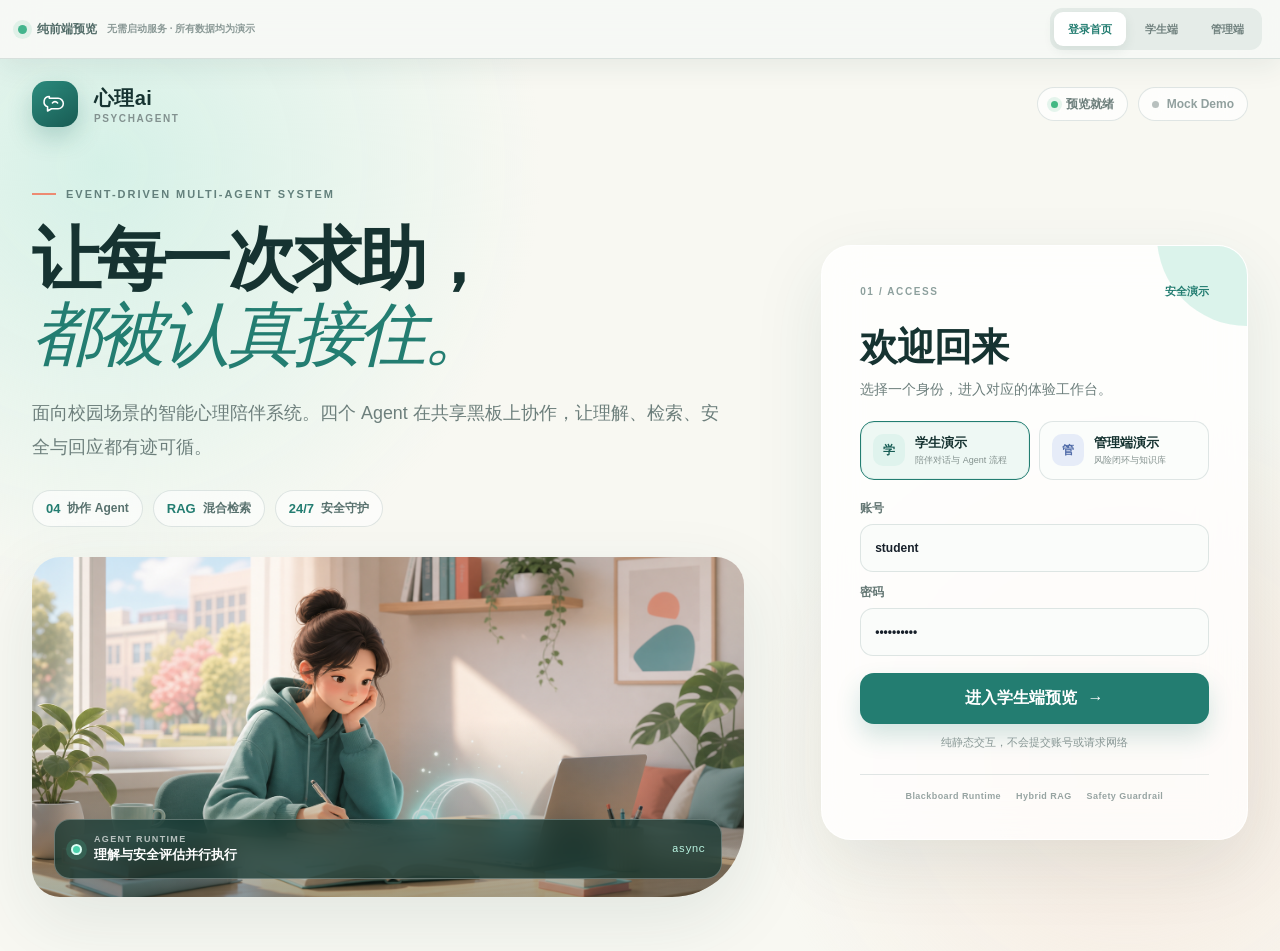
<file: frontend-preview.html>
<!doctype html>
<html lang="zh-CN">
<head>
  <meta charset="utf-8">
  <meta name="viewport" content="width=device-width, initial-scale=1">
  <title>心理ai · 纯前端预览</title>
  <link rel="stylesheet" href="./app/static/styles.css">
  <style>
    body.preview-page { margin: 0; overflow-x: hidden; background: #e9efeb; }
    .preview-toolbar {
      position: sticky; top: 0; z-index: 1000; min-height: 58px; padding: 8px 18px;
      display: flex; align-items: center; justify-content: space-between; gap: 16px;
      border-bottom: 1px solid rgba(29,73,68,.14); background: rgba(247,249,246,.94);
      box-shadow: 0 8px 28px rgba(28,63,59,.08); backdrop-filter: blur(18px);
    }
    .preview-label { display: flex; align-items: center; gap: 10px; color: #536d69; font-size: 12px; font-weight: 800; }
    .preview-label i { width: 9px; height: 9px; border-radius: 50%; background: #43b58d; box-shadow: 0 0 0 5px rgba(67,181,141,.12); }
    .preview-label small { color: #8b9a97; font-weight: 600; }
    .preview-tabs { display: flex; gap: 5px; padding: 4px; border-radius: 12px; background: #e5ece8; }
    .preview-tab { min-height: 34px; padding: 0 14px; border: 0; border-radius: 9px; background: transparent; color: #71827f; font-size: 11px; font-weight: 800; }
    .preview-tab.active { background: white; color: #237d71; box-shadow: 0 4px 12px rgba(35,73,68,.09); }
    .preview-view { display: none; min-height: calc(100vh - 58px); }
    .preview-view.active { display: block; }
    .preview-view.portal-page { padding-top: 1px; }
    .preview-view .portal-shell { min-height: calc(100vh - 215px); }
    .preview-view .showcase-layout { height: calc(100vh - 134px); }
    .preview-view .scenario-card.selected { border-color: rgba(35,125,113,.35); background: #edf7f3; }
    .preview-banner { padding: 8px 14px; border-radius: 10px; background: #edf7f3; color: #237d71; font-size: 10px; font-weight: 800; }
    .preview-admin { padding-bottom: 26px; background: linear-gradient(135deg,#f0f4f8,#f5f7f2); }
    .preview-admin-main { width: min(1420px,calc(100% - 32px)); margin: 0 auto; display: grid; gap: 14px; }
    .admin-hero { padding: 24px 26px; display: flex; align-items: center; justify-content: space-between; gap: 20px; border: 1px solid rgba(51,75,112,.12); border-radius: 22px; background: linear-gradient(120deg,#1d3557,#294d69); color: white; box-shadow: 0 18px 44px rgba(31,53,83,.16); }
    .admin-hero small { color: #aac5d7; font-size: 10px; font-weight: 900; letter-spacing: .16em; }
    .admin-hero h1 { margin-top: 8px; font-size: 27px; }
    .admin-hero p { margin: 7px 0 0; color: #c8d9e3; font-size: 12px; }
    .admin-live { display: flex; align-items: center; gap: 8px; font-size: 10px; font-weight: 800; }
    .admin-live i { width: 8px; height: 8px; border-radius: 50%; background: #5de1af; box-shadow: 0 0 0 5px rgba(93,225,175,.13); }
    .admin-metrics { display: grid; grid-template-columns: repeat(5,minmax(0,1fr)); gap: 12px; }
    .admin-metric { padding: 17px 18px; border: 1px solid rgba(51,75,112,.11); border-radius: 17px; background: rgba(255,255,255,.93); }
    .admin-metric span { color: #7d8c99; font-size: 10px; font-weight: 800; }
    .admin-metric strong { display: block; margin-top: 7px; color: #203b55; font-size: 29px; }
    .admin-metric em { margin-left: 5px; color: #42a880; font-size: 9px; font-style: normal; }
    .admin-preview-grid { display: grid; grid-template-columns: minmax(0,.92fr) minmax(0,1.08fr); gap: 14px; }
    .admin-preview-stack { display: grid; gap: 14px; align-content: start; }
    .admin-preview-panel { padding: 20px; border: 1px solid rgba(51,75,112,.11); border-radius: 19px; background: rgba(255,255,255,.95); }
    .preview-panel-head { display: flex; align-items: center; justify-content: space-between; gap: 14px; margin-bottom: 15px; }
    .preview-panel-head small { color: #8b99a4; font-size: 9px; font-weight: 900; letter-spacing: .14em; }
    .preview-panel-head h2 { margin-top: 6px; color: #203b55; font-size: 17px; }
    .count-chip { padding: 6px 9px; border-radius: 8px; background: #edf1f7; color: #5e7391; font-size: 9px; font-weight: 800; }
    .mock-case { padding: 13px 14px; display: grid; grid-template-columns: auto 1fr auto; align-items: center; gap: 11px; border: 1px solid #e2e8ed; border-radius: 13px; }
    .mock-case + .mock-case { margin-top: 8px; }
    .case-level { width: 35px; height: 35px; display: grid; place-items: center; border-radius: 11px; background: #fff0eb; color: #bd604f; font-size: 9px; font-weight: 900; }
    .case-level.medium { background: #fff6de; color: #a47622; }
    .mock-case div { display: grid; gap: 3px; }
    .mock-case strong { color: #344c61; font-size: 11px; }
    .mock-case small { color: #8a98a3; font-size: 9px; }
    .mock-case > span { color: #73859a; font-size: 9px; }
    .knowledge-card { padding: 15px; border-radius: 14px; background: #edf5f2; }
    .knowledge-row { display: flex; align-items: center; justify-content: space-between; gap: 12px; color: #58736d; font-size: 10px; }
    .knowledge-row + .knowledge-row { margin-top: 11px; padding-top: 11px; border-top: 1px solid rgba(35,125,113,.12); }
    .knowledge-row strong { color: #237d71; }
    .mock-report { padding: 14px; border-left: 4px solid #7690bf; border-radius: 0 13px 13px 0; background: #f6f8fb; }
    .mock-report + .mock-report { margin-top: 9px; }
    .mock-report-head { display: flex; justify-content: space-between; gap: 12px; color: #526a83; font-size: 10px; font-weight: 800; }
    .mock-report p { margin: 8px 0 5px; color: #506272; font-size: 10px; line-height: 1.6; }
    .mock-report small { color: #929da6; font-size: 8px; }
    .trace-list { display: grid; gap: 7px; }
    .trace-step { display: grid; grid-template-columns: 25px 1fr auto; align-items: center; gap: 9px; padding: 9px 10px; border-radius: 10px; background: #f5f7f8; }
    .trace-step b { width: 25px; height: 25px; display: grid; place-items: center; border-radius: 8px; background: #dfeae7; color: #39776d; font-size: 8px; }
    .trace-step span { color: #536777; font-size: 9px; font-weight: 700; }
    .trace-step small { color: #43a17f; font-size: 8px; }
    @media (max-width: 950px) {
      .preview-label small { display: none; }
      .preview-view .showcase-layout { height: auto; }
      .admin-metrics { grid-template-columns: repeat(3,1fr); }
      .admin-preview-grid { grid-template-columns: 1fr; }
    }
    @media (max-width: 620px) {
      .preview-toolbar { align-items: stretch; flex-direction: column; }
      .preview-tabs { width: 100%; }
      .preview-tab { flex: 1; padding: 0 6px; }
      .admin-metrics { grid-template-columns: repeat(2,1fr); }
      .admin-hero { align-items: flex-start; flex-direction: column; }
    }
  </style>
</head>
<body class="preview-page">
  <nav class="preview-toolbar">
    <div class="preview-label"><i></i><span>纯前端预览</span><small>无需启动服务 · 所有数据均为演示</small></div>
    <div class="preview-tabs" aria-label="预览页面切换">
      <button class="preview-tab active" data-view="landing">登录首页</button>
      <button class="preview-tab" data-view="student">学生端</button>
      <button class="preview-tab" data-view="admin">管理端</button>
    </div>
  </nav>

  <section id="landingView" class="preview-view portal-page active">
    <header class="portal-nav">
      <a class="brand" href="#"><span class="brand-mark"><svg viewBox="0 0 32 32"><path d="M9.5 7.5a6 6 0 0 0-2 11.66V24l4.5-2.5h7.5a6 6 0 0 0 0-12h-10Z"/><path d="M13 14.8c1.7-2 4.3-2 6 0"/></svg></span><span><strong>心理ai</strong><small>PsychAgent</small></span></a>
      <div class="nav-status"><span class="status-dot ok"><i></i>预览就绪</span><span class="status-dot muted"><i></i>Mock Demo</span></div>
    </header>
    <main class="portal-shell">
      <section class="hero-copy">
        <p class="hero-kicker"><span></span> EVENT-DRIVEN MULTI-AGENT SYSTEM</p>
        <h1>让每一次求助，<br><em>都被认真接住。</em></h1>
        <p class="hero-lead">面向校园场景的智能心理陪伴系统。四个 Agent 在共享黑板上协作，让理解、检索、安全与回应都有迹可循。</p>
        <div class="capability-row"><span><b>04</b> 协作 Agent</span><span><b>RAG</b> 混合检索</span><span><b>24/7</b> 安全守护</span></div>
        <figure class="hero-visual"><img src="./app/static/assets/mindbridge-campus-companion.png" alt="校园心理陪伴场景"><figcaption class="visual-overlay"><span class="live-orb"></span><div><small>AGENT RUNTIME</small><strong>理解与安全评估并行执行</strong></div><span class="runtime-ms">async</span></figcaption></figure>
      </section>
      <section class="login-card">
        <div class="login-card-head"><span class="section-index">01 / ACCESS</span><span class="privacy-chip">安全演示</span></div>
        <h2>欢迎回来</h2><p class="login-intro">选择一个身份，进入对应的体验工作台。</p>
        <div class="demo-switch">
          <button type="button" class="demo-role active" data-open="student"><span class="role-icon">学</span><span><strong>学生演示</strong><small>陪伴对话与 Agent 流程</small></span></button>
          <button type="button" class="demo-role" data-open="admin"><span class="role-icon admin">管</span><span><strong>管理端演示</strong><small>风险闭环与知识库</small></span></button>
        </div>
        <div class="login-form">
          <label><span>账号</span><input value="student" readonly></label><label><span>密码</span><input value="student123" type="password" readonly></label>
          <button class="primary full login-submit" type="button" data-open="student"><span>进入学生端预览</span><span>→</span></button>
          <p class="login-state">纯静态交互，不会提交账号或请求网络</p>
        </div>
        <div class="login-foot"><span>Blackboard Runtime</span><span>Hybrid RAG</span><span>Safety Guardrail</span></div>
      </section>
    </main>
  </section>

  <section id="studentView" class="preview-view student-page showcase-student">
    <header class="workspace-nav">
      <a class="brand" href="#" data-open="landing"><span class="brand-mark"><svg viewBox="0 0 32 32"><path d="M9.5 7.5a6 6 0 0 0-2 11.66V24l4.5-2.5h7.5a6 6 0 0 0 0-12h-10Z"/><path d="M13 14.8c1.7-2 4.3-2 6 0"/></svg></span><span><strong>心理ai</strong><small>Student Companion</small></span></a>
      <div class="workspace-status"><span class="status-dot ok"><i></i>预览在线</span><span class="model-chip">Mock 演示模型</span><div class="profile-chip"><span class="avatar">同</span><span><strong>演示同学</strong><small>隐私会话</small></span></div></div>
    </header>
    <main class="showcase-layout">
      <aside class="scenario-rail">
        <div class="rail-heading"><span class="section-index">START HERE</span><h2>今天想聊什么？</h2><p>选择一个常见场景，或直接写下此刻最真实的感受。</p></div>
        <div class="scenario-list">
          <button class="scenario-card mint" data-demo-message="最近课程和事情堆在一起，我总觉得很焦虑，晚上也睡不好。"><span class="scenario-icon">压</span><span><strong>压力与睡眠</strong><small>课程、考试、失眠</small></span><i>→</i></button>
          <button class="scenario-card blue" data-demo-message="考试越来越近，我总担心自己会失败，完全静不下来。"><span class="scenario-icon">考</span><span><strong>考试焦虑</strong><small>紧张、担忧、自我怀疑</small></span><i>→</i></button>
          <button class="scenario-card coral" data-demo-message="我最近情绪很低落，不太想和别人说话，也不知道能找谁。"><span class="scenario-icon">情</span><span><strong>情绪低落</strong><small>孤独、无力、需要支持</small></span><i>→</i></button>
          <button class="scenario-card amber" data-demo-message="我想聊聊最近和室友的矛盾，不知道该怎么开口。"><span class="scenario-icon">伴</span><span><strong>关系困扰</strong><small>室友、家人、人际边界</small></span><i>→</i></button>
        </div>
        <section class="privacy-note"><span>🛡️</span><div><strong>安全边界</strong><p>系统提供支持与资源建议，不替代专业诊断或紧急救助。</p></div></section>
      </aside>
      <section class="conversation-stage">
        <div class="conversation-head"><div class="conversation-title-row"><span class="companion-avatar">心</span><div><h1>陪伴对话</h1><p>我会认真听你说，也会尽量给出可执行的小步骤。</p></div></div><div class="session-state"><span id="previewSessionBadge" class="session-badge ready"><i></i>准备就绪</span><button id="previewReset" class="text-button">＋ 新会话</button></div></div>
        <div id="previewMessages" class="messages showcase-messages"><div class="welcome-message"><span class="welcome-spark">✦</span><h2>嗨，欢迎来到这里</h2><p>不需要组织得很完整。你可以从“最近有点……”开始，我会陪你一起梳理。</p><div class="welcome-tags"><span>倾听</span><span>梳理</span><span>行动建议</span></div></div></div>
        <form id="previewChatForm" class="showcase-composer"><textarea id="previewInput" placeholder="写下你现在想说的话……" rows="3" maxlength="4000"></textarea><div class="composer-meta"><span>选择左侧场景可快速填入</span><div class="composer-actions"><span id="previewCount">0 / 4000</span><button id="previewSend" class="send-button" type="submit"><span>模拟发送</span><span>➤</span></button></div></div></form>
      </section>
      <aside class="runtime-rail">
        <div class="runtime-head"><div><span class="section-index">LIVE RUNTIME</span><h2>Agent 协作视图</h2></div><span id="previewTimer" class="runtime-timer">0.0s</span></div>
        <p class="runtime-description">一次请求如何经过理解、安全、检索与回应。</p>
        <div id="previewJourney" class="agent-journey">
          <article class="agent-node" data-preview-stage="0"><span class="node-marker">01</span><div><strong>Coordinator</strong><small>接收事件 · 分发命令</small></div><span class="node-state">等待</span></article>
          <article class="agent-node" data-preview-stage="1"><span class="node-marker">02</span><div><strong>Understanding</strong><small>识别意图 · 输入脱敏</small></div><span class="node-state">等待</span></article>
          <article class="agent-node" data-preview-stage="2"><span class="node-marker">03</span><div><strong>Safety Guard</strong><small>风险策略 · 安全门禁</small></div><span class="node-state">等待</span></article>
          <article class="agent-node" data-preview-stage="3"><span class="node-marker">04</span><div><strong>Context</strong><small>记忆 · RAG · Skill</small></div><span class="node-state">等待</span></article>
          <article class="agent-node" data-preview-stage="4"><span class="node-marker">05</span><div><strong>Response</strong><small>证据约束 · 流式生成</small></div><span class="node-state">等待</span></article>
        </div>
        <section class="runtime-stack"><div class="stack-head"><span>技术栈快照</span><i></i></div><div class="stack-grid"><span>Blackboard</span><span>Event Bus</span><span>Hybrid RAG</span><span>Guardrail</span></div></section>
        <div class="session-meta"><span>MODE</span><code>STATIC_PREVIEW</code></div>
      </aside>
    </main>
  </section>

  <section id="adminView" class="preview-view preview-admin">
    <header class="workspace-nav">
      <a class="brand" href="#" data-open="landing"><span class="brand-mark"><svg viewBox="0 0 32 32"><path d="M9.5 7.5a6 6 0 0 0-2 11.66V24l4.5-2.5h7.5a6 6 0 0 0 0-12h-10Z"/></svg></span><span><strong>心理ai</strong><small>Counselor Admin</small></span></a>
      <div class="workspace-status"><span class="preview-banner">演示数据 · 不连接数据库</span><div class="profile-chip"><span class="avatar">管</span><span><strong>咨询管理员</strong><small>只读预览</small></span></div></div>
    </header>
    <main class="preview-admin-main">
      <section class="admin-hero"><div><small>COUNSELOR OPERATIONS CENTER</small><h1>校园心理支持工作台</h1><p>从风险识别到人工接力，让每一次需要被看见的求助都有闭环。</p></div><span class="admin-live"><i></i>系统状态正常</span></section>
      <section class="admin-metrics">
        <article class="admin-metric"><span>今日咨询</span><strong>28<em>+12%</em></strong></article><article class="admin-metric"><span>需要关注</span><strong>4</strong></article><article class="admin-metric"><span>处理中个案</span><strong>3</strong></article><article class="admin-metric"><span>知识块</span><strong>79</strong></article><article class="admin-metric"><span>Agent 成功率</span><strong>99.2%</strong></article>
      </section>
      <section class="admin-preview-grid">
        <div class="admin-preview-stack">
          <article class="admin-preview-panel"><div class="preview-panel-head"><div><small>CASES</small><h2>风险个案闭环</h2></div><span class="count-chip">3 个处理中</span></div><div class="mock-case"><span class="case-level">高</span><div><strong>需要立即人工关注</strong><small>考试压力 · 16:24 创建</small></div><span>待确认</span></div><div class="mock-case"><span class="case-level medium">中</span><div><strong>持续失眠与焦虑</strong><small>睡眠困扰 · 15:02 更新</small></div><span>跟进中</span></div></article>
          <article class="admin-preview-panel"><div class="preview-panel-head"><div><small>KNOWLEDGE BASE</small><h2>RAG 知识库</h2></div><span class="count-chip">索引正常</span></div><div class="knowledge-card"><div class="knowledge-row"><span>种子文档</span><strong>18 份</strong></div><div class="knowledge-row"><span>语义知识块</span><strong>79 chunks</strong></div><div class="knowledge-row"><span>检索策略</span><strong>Vector + BM25</strong></div></div></article>
        </div>
        <div class="admin-preview-stack">
          <article class="admin-preview-panel"><div class="preview-panel-head"><div><small>REPORTS</small><h2>最新咨询报告</h2></div><span class="count-chip">今日 28</span></div><div class="mock-report"><div class="mock-report-head"><span>Demo Student · 咨询</span><span>低风险</span></div><p>临近考试出现持续紧张与睡眠困扰，已提供落地练习和校内支持资源。</p><small>2026-09-08 16:20 · session_7f4a</small></div><div class="mock-report"><div class="mock-report-head"><span>Student 018 · 咨询</span><span>中风险</span></div><p>近期人际冲突带来明显情绪波动，建议继续跟进并建立支持联系人。</p><small>2026-09-08 15:48 · session_3c12</small></div></article>
          <article class="admin-preview-panel"><div class="preview-panel-head"><div><small>AGENT TRACE</small><h2>最近一次协作链路</h2></div><span class="count-chip">1.8s</span></div><div class="trace-list"><div class="trace-step"><b>01</b><span>Understanding + Safety 并行</span><small>DONE</small></div><div class="trace-step"><b>02</b><span>Context · Hybrid RAG · Skill</span><small>DONE</small></div><div class="trace-step"><b>03</b><span>Response · Safety Review</span><small>DONE</small></div><div class="trace-step"><b>04</b><span>SSE 输出与业务落库</span><small>DONE</small></div></div></article>
        </div>
      </section>
    </main>
  </section>

  <script>
    const views = { landing: document.querySelector('#landingView'), student: document.querySelector('#studentView'), admin: document.querySelector('#adminView') };
    const tabs = [...document.querySelectorAll('.preview-tab')];
    function showView(name) {
      Object.entries(views).forEach(([key, view]) => view.classList.toggle('active', key === name));
      tabs.forEach(tab => tab.classList.toggle('active', tab.dataset.view === name));
      window.scrollTo({ top: 0, behavior: 'smooth' });
    }
    tabs.forEach(tab => tab.addEventListener('click', () => showView(tab.dataset.view)));
    document.querySelectorAll('[data-open]').forEach(button => button.addEventListener('click', event => { event.preventDefault(); showView(button.dataset.open); }));

    const input = document.querySelector('#previewInput');
    const count = document.querySelector('#previewCount');
    const messages = document.querySelector('#previewMessages');
    const form = document.querySelector('#previewChatForm');
    const send = document.querySelector('#previewSend');
    const badge = document.querySelector('#previewSessionBadge');
    const timer = document.querySelector('#previewTimer');
    const nodes = [...document.querySelectorAll('[data-preview-stage]')];
    const demoReply = '听起来，临近考试的压力已经影响到你的睡眠了。先不用急着把所有事情一次解决。\n\n今晚可以先试一个小步骤：把明天最重要的 3 件事写下来，然后做 2 分钟缓慢呼吸——吸气 4 秒，停 2 秒，呼气 6 秒。其余担心先允许自己留到明天处理。\n\n如果失眠和焦虑持续两周以上，或已经明显影响学习和生活，也可以联系学校心理中心获得更稳定的支持。[K1]';
    let running = false;
    function setNode(index, state) { const node = nodes[index]; node.classList.remove('active','done'); if (state !== 'waiting') node.classList.add(state); node.querySelector('.node-state').textContent = state === 'active' ? '运行中' : state === 'done' ? '完成' : '等待'; }
    function resetJourney() { nodes.forEach((_,i) => setNode(i,'waiting')); timer.textContent = '0.0s'; }
    function addMessage(role, text) { messages.querySelector('.welcome-message')?.remove(); const item = document.createElement('article'); item.className = `message ${role}`; item.innerHTML = `<div class="message-role"><span>${role === 'user' ? '我' : '心'}</span>${role === 'user' ? '我' : '心理ai'}</div><div class="bubble"></div>`; item.querySelector('.bubble').textContent = text; messages.append(item); messages.scrollTop = messages.scrollHeight; return item.querySelector('.bubble'); }
    document.querySelectorAll('[data-demo-message]').forEach(card => card.addEventListener('click', () => { document.querySelectorAll('[data-demo-message]').forEach(item => item.classList.remove('selected')); card.classList.add('selected'); input.value = card.dataset.demoMessage; count.textContent = `${input.value.length} / 4000`; input.focus(); }));
    input.addEventListener('input', () => count.textContent = `${input.value.length} / 4000`);
    form.addEventListener('submit', event => {
      event.preventDefault(); if (running || !input.value.trim()) return; running = true; send.disabled = true; resetJourney();
      const text = input.value.trim(); input.value = ''; count.textContent = '0 / 4000'; addMessage('user', text); const reply = addMessage('assistant',''); reply.innerHTML = '<span class="typing"><i></i><i></i><i></i></span>';
      badge.className = 'session-badge working'; badge.innerHTML = '<i></i>Agent 协作中'; const start = performance.now(); const ticker = setInterval(() => timer.textContent = `${((performance.now()-start)/1000).toFixed(1)}s`,100);
      const stages = [[0,0],[1,300],[2,300],[3,760],[4,1150]]; stages.forEach(([index,delay]) => setTimeout(() => { if(index>0 && index!==2) setNode(index-1,'done'); if(index===3) setNode(2,'done'); setNode(index,'active'); },delay));
      setTimeout(() => { nodes.forEach((_,i) => setNode(i,'done')); reply.textContent = demoReply; clearInterval(ticker); badge.className='session-badge done'; badge.innerHTML='<i></i>回应完成'; running=false; send.disabled=false; messages.scrollTop=messages.scrollHeight; },1850);
    });
    document.querySelector('#previewReset').addEventListener('click', () => { if(running) return; messages.innerHTML='<div class="welcome-message"><span class="welcome-spark">✦</span><h2>新的对话已经准备好</h2><p>选择左侧场景，就可以继续体验完整的前端交互。</p><div class="welcome-tags"><span>倾听</span><span>梳理</span><span>行动建议</span></div></div>'; badge.className='session-badge ready'; badge.innerHTML='<i></i>准备就绪'; resetJourney(); });
  </script>
</body>
</html>
</file>
<file: app/static/styles.css>
:root {
  color-scheme: light;
  --bg: #f4f7f4;
  --panel: #ffffff;
  --text: #17202a;
  --muted: #657684;
  --line: #d7e1dd;
  --student: #0f766e;
  --student-dark: #0b4f4a;
  --admin: #1d4ed8;
  --admin-dark: #172554;
  --ink: #101820;
  --warn: #b7791f;
  --danger: #b42318;
  --ok: #147d52;
}

* { box-sizing: border-box; }
[hidden] { display: none !important; }

body {
  margin: 0;
  min-height: 100vh;
  font-family: "Avenir Next", "PingFang SC", "Microsoft YaHei", sans-serif;
  background: var(--bg);
  color: var(--text);
}

body.student-page {
  background:
    linear-gradient(90deg, rgba(15, 118, 110, 0.08) 0, rgba(15, 118, 110, 0.08) 1px, transparent 1px),
    linear-gradient(180deg, #eef7f5 0%, #f7faf8 46%, #f4f7f4 100%);
  background-size: 32px 100%, 100% 100%;
}

body.admin-page {
  background:
    linear-gradient(90deg, rgba(29, 78, 216, 0.08) 0, rgba(29, 78, 216, 0.08) 1px, transparent 1px),
    linear-gradient(180deg, #f2f5fb 0%, #f8fafc 52%, #f4f7f4 100%);
  background-size: 32px 100%, 100% 100%;
}

button,
input,
textarea {
  font: inherit;
}

button {
  cursor: pointer;
}

button:disabled {
  cursor: wait;
  opacity: 0.68;
}

.topbar {
  margin: 16px;
  padding: 20px 24px;
  border: 1px solid var(--line);
  border-radius: 10px;
  background: rgba(255, 255, 255, 0.94);
  display: flex;
  align-items: center;
  justify-content: space-between;
  gap: 20px;
  box-shadow: 0 14px 40px rgba(16, 24, 32, 0.06);
}

.brand {
  display: flex;
  align-items: center;
  gap: 16px;
  min-width: 0;
}

.logo {
  width: 58px;
  height: 58px;
  flex: 0 0 58px;
  border-radius: 8px;
  display: grid;
  place-items: center;
  color: white;
  font-weight: 900;
  background: linear-gradient(135deg, #0f766e, #2563eb);
}

.student-logo { background: linear-gradient(135deg, #0f766e, #2563eb); }
.admin-logo { background: linear-gradient(135deg, #1e3a8a, #64748b); }

.eyebrow,
.panel-label {
  margin: 0 0 6px;
  color: var(--muted);
  font-weight: 900;
  font-size: 12px;
  letter-spacing: 0;
}

h1,
h2,
h3 {
  margin: 0;
  letter-spacing: 0;
}

h1 {
  font-size: clamp(22px, 3vw, 30px);
  line-height: 1.18;
}

h2 {
  font-size: 22px;
  line-height: 1.25;
}

h3 {
  font-size: 20px;
  line-height: 1.25;
}

.status-row {
  display: flex;
  align-items: center;
  justify-content: flex-end;
  gap: 12px;
  flex-wrap: wrap;
}

.pill {
  display: inline-flex;
  align-items: center;
  min-height: 34px;
  padding: 0 14px;
  border-radius: 999px;
  border: 1px solid var(--line);
  background: #f8fbfa;
  color: var(--muted);
  font-weight: 900;
  white-space: nowrap;
}

.pill.ok { color: var(--ok); }
.pill.warn { color: var(--warn); }
.pill.danger { color: var(--danger); }

.account {
  min-width: 132px;
  text-align: right;
}

.account strong,
.account span {
  display: block;
}

.account span {
  color: var(--muted);
  font-size: 13px;
}

.dark-btn,
.primary,
.ghost,
.signal {
  border-radius: 8px;
  min-height: 44px;
  padding: 0 18px;
  font-weight: 900;
  border: 1px solid transparent;
}

.dark-btn {
  background: var(--ink);
  color: white;
  border: 0;
}

.primary {
  background: var(--student);
  color: white;
  border: 0;
}

.admin-page .primary {
  background: var(--admin);
}

.primary:hover {
  background: var(--student-dark);
}

.admin-page .primary:hover {
  background: var(--admin-dark);
}

.ghost,
.signal {
  background: white;
  color: var(--text);
  border-color: var(--line);
}

.ghost:hover,
.signal:hover {
  border-color: #9fb7ae;
  background: #fbfdfc;
}

.admin-page .ghost:hover {
  border-color: #aebde7;
  background: #f8faff;
}

.full { width: 100%; }

.panel,
.chat-panel,
.login-panel,
.entry-card,
.metric {
  border: 1px solid var(--line);
  border-radius: 10px;
  background: rgba(255, 255, 255, 0.96);
}

.panel {
  padding: 22px;
}

label {
  display: grid;
  gap: 8px;
  margin: 16px 0;
  color: var(--muted);
  font-weight: 800;
}

input,
textarea {
  width: 100%;
  border: 1px solid var(--line);
  border-radius: 8px;
  padding: 14px;
  background: #fbfdfc;
  color: var(--text);
}

input:focus,
textarea:focus {
  outline: 3px solid rgba(15, 118, 110, 0.18);
  border-color: #7fbeb6;
}

.admin-page input:focus,
.admin-page textarea:focus {
  outline-color: rgba(29, 78, 216, 0.18);
  border-color: #9db2ee;
}

textarea {
  min-height: 120px;
  resize: vertical;
}

.hint {
  color: var(--muted);
  font-size: 13px;
  line-height: 1.5;
}

.login-shell {
  width: min(1180px, calc(100% - 32px));
  margin: 56px auto 24px;
  display: grid;
  grid-template-columns: minmax(320px, 460px) 1fr;
  gap: 16px;
  align-items: stretch;
}

.login-panel {
  padding: 26px;
}

.login-form {
  margin-top: 16px;
}

.entry-grid {
  display: grid;
  grid-template-columns: repeat(2, minmax(0, 1fr));
  gap: 16px;
}

.entry-card {
  padding: 26px;
  min-height: 240px;
  display: grid;
  align-content: end;
  gap: 10px;
}

.student-entry {
  border-top: 5px solid var(--student);
}

.admin-entry {
  border-top: 5px solid var(--admin);
}

.entry-kicker {
  color: var(--muted);
  font-size: 12px;
  font-weight: 900;
}

.entry-card p {
  margin: 0;
  color: var(--muted);
  line-height: 1.7;
}

.student-layout {
  display: grid;
  grid-template-columns: 340px minmax(0, 1fr);
  gap: 16px;
  margin: 0 16px 16px;
}

.student-rail {
  display: grid;
  gap: 16px;
  align-content: start;
}

.signal {
  width: 100%;
  display: block;
  text-align: left;
  margin-top: 10px;
}

.loop-list {
  margin: 8px 0 0;
  padding-left: 22px;
  line-height: 1.9;
  font-weight: 800;
}

.chat-panel {
  padding: 0;
  min-height: calc(100vh - 154px);
  display: grid;
  grid-template-rows: auto minmax(280px, 1fr) auto;
  overflow: hidden;
}

.chat-head {
  padding: 22px 26px;
  border-bottom: 1px solid var(--line);
  display: flex;
  justify-content: space-between;
  align-items: center;
  gap: 16px;
}

.messages {
  padding: 26px;
  overflow: auto;
  max-height: calc(100vh - 340px);
}

.empty {
  min-height: 260px;
  display: grid;
  place-content: center;
  text-align: center;
  color: var(--muted);
  padding: 20px;
}

.empty strong {
  color: var(--text);
  font-size: clamp(22px, 4vw, 30px);
  line-height: 1.25;
}

.empty p {
  margin: 14px 0 0;
  line-height: 1.7;
}

.empty.small {
  min-height: 140px;
  border: 1px dashed var(--line);
  border-radius: 8px;
}

.empty.small strong {
  font-size: 18px;
}

.message {
  max-width: 860px;
  margin: 0 0 18px;
}

.message.user {
  margin-left: auto;
}

.message-role {
  color: var(--muted);
  font-weight: 900;
  font-size: 13px;
  margin-bottom: 6px;
}

.message.user .message-role {
  text-align: right;
}

.bubble {
  padding: 16px 18px;
  border: 1px solid var(--line);
  border-radius: 10px;
  background: #f8fbfa;
  line-height: 1.7;
  white-space: pre-wrap;
  overflow-wrap: anywhere;
}

.message.user .bubble {
  background: #e7f6f3;
  border-color: #b7ddd5;
}

.composer {
  border-top: 1px solid var(--line);
  padding: 18px;
  display: grid;
  gap: 12px;
  background: rgba(255, 255, 255, 0.82);
}

.composer-actions {
  display: flex;
  justify-content: flex-end;
  gap: 12px;
  flex-wrap: wrap;
}

.admin-layout {
  margin: 0 16px 16px;
  display: grid;
  gap: 16px;
}

.admin-grid {
  display: grid;
  grid-template-columns: repeat(5, minmax(0, 1fr));
  gap: 12px;
}

.metric {
  padding: 18px;
  border-top: 4px solid #aebde7;
}

.metric span {
  color: var(--muted);
  font-weight: 900;
}

.metric strong {
  display: block;
  font-size: 34px;
  margin-top: 8px;
  line-height: 1;
}

.admin-columns {
  display: grid;
  grid-template-columns: minmax(360px, 0.9fr) minmax(420px, 1.1fr);
  gap: 16px;
  align-items: start;
}

.admin-stack {
  display: grid;
  gap: 16px;
}

.section-head,
.upload-row,
.admin-actions {
  display: flex;
  align-items: center;
  justify-content: space-between;
  gap: 14px;
}

.upload-row,
.admin-actions {
  margin-top: 16px;
}

.upload-row input {
  min-width: 0;
}

.reports,
.cases {
  display: grid;
  gap: 12px;
  margin-top: 18px;
}

.report {
  width: 100%;
  border: 1px solid var(--line);
  border-left: 5px solid var(--admin);
  border-radius: 8px;
  padding: 16px;
  background: #fbfdfc;
  color: var(--text);
  text-align: left;
  cursor: pointer;
}

.report:hover,
.report.active {
  border-color: #9db2ee;
  border-left-color: var(--admin);
  box-shadow: 0 10px 24px rgba(29, 78, 216, 0.12);
}

.report:focus-visible {
  outline: 3px solid rgba(29, 78, 216, 0.24);
  outline-offset: 2px;
}

.report.risk-high {
  border-left-color: var(--danger);
}

.report.risk-medium {
  border-left-color: var(--warn);
}

.report-head {
  display: flex;
  justify-content: space-between;
  gap: 12px;
}

.report span,
.report small {
  color: var(--muted);
}

.report p {
  margin: 10px 0;
  line-height: 1.6;
}

.report small {
  display: block;
  line-height: 1.6;
}

.report-action {
  display: inline-block;
  margin-top: 12px;
  color: var(--admin);
  font-weight: 900;
}

.case-card {
  border: 1px solid var(--line);
  border-left: 5px solid var(--admin);
  border-radius: 8px;
  padding: 16px;
  background: #fbfdfc;
}

.case-card.risk-high {
  border-left-color: var(--danger);
}

.case-card.risk-medium {
  border-left-color: var(--warn);
}

.case-head {
  display: flex;
  justify-content: space-between;
  gap: 12px;
}

.case-card small,
.case-head span {
  color: var(--muted);
}

.case-card p {
  margin: 10px 0;
  line-height: 1.6;
}

.case-card pre {
  margin: 12px 0 0;
  padding: 12px;
  border: 1px solid var(--line);
  border-radius: 8px;
  background: #f8fbfa;
  white-space: pre-wrap;
  overflow-wrap: anywhere;
  line-height: 1.6;
}

.conversation-detail {
  margin-top: 18px;
  display: grid;
  gap: 14px;
  max-height: 560px;
  overflow: auto;
}

.conversation-message {
  max-width: 900px;
}

.conversation-message.user {
  margin-left: auto;
}

.conversation-meta {
  display: flex;
  justify-content: space-between;
  gap: 12px;
  margin-bottom: 6px;
  color: var(--muted);
  font-size: 13px;
  font-weight: 900;
}

.conversation-message.user .conversation-meta {
  text-align: right;
}

.conversation-bubble {
  border: 1px solid var(--line);
  border-radius: 10px;
  padding: 14px 16px;
  background: #f8fbfa;
  line-height: 1.7;
  white-space: pre-wrap;
  overflow-wrap: anywhere;
}

.conversation-message.user .conversation-bubble {
  background: #eef3ff;
  border-color: #c8d4f6;
}

@media (max-width: 1120px) {
  .admin-grid {
    grid-template-columns: repeat(3, minmax(0, 1fr));
  }

  .admin-columns,
  .student-layout,
  .login-shell {
    grid-template-columns: 1fr;
  }
}

@media (max-width: 720px) {
  .topbar,
  .student-layout,
  .admin-layout {
    margin: 10px;
  }

  .topbar,
  .status-row,
  .section-head,
  .upload-row,
  .admin-actions {
    align-items: stretch;
    flex-direction: column;
  }

  .topbar {
    display: flex;
  }

  .brand {
    align-items: flex-start;
  }

  .status-row {
    justify-content: stretch;
  }

  .pill,
  .dark-btn,
  .primary,
  .ghost {
    justify-content: center;
  }

  .account {
    min-width: 0;
    text-align: left;
  }

  .login-shell {
    width: calc(100% - 20px);
    margin-top: 10px;
  }

  .entry-grid,
  .admin-grid {
    grid-template-columns: 1fr;
  }

  .chat-panel {
    min-height: 70vh;
  }

  .chat-head,
  .composer-actions,
  .report-head,
  .case-head,
  .conversation-meta {
    align-items: stretch;
    flex-direction: column;
  }

  .messages {
    padding: 18px;
    max-height: none;
  }
}

/* Showcase experience */
:root {
  --showcase-ink: #163331;
  --showcase-muted: #6d7f7c;
  --showcase-green: #237d71;
  --showcase-green-dark: #185d55;
  --showcase-mint: #dff3ed;
  --showcase-cream: #fbfaf4;
  --showcase-coral: #ed8b72;
  --showcase-blue: #718cc5;
  --showcase-line: rgba(29, 73, 68, 0.13);
  --showcase-shadow: 0 24px 70px rgba(34, 80, 74, 0.10);
}

.portal-page,
.showcase-student {
  color: var(--showcase-ink);
  font-family: Inter, "Avenir Next", "PingFang SC", "Microsoft YaHei", sans-serif;
}

.portal-page {
  position: relative;
  overflow-x: hidden;
  background:
    radial-gradient(circle at 8% 12%, rgba(209, 240, 230, 0.88), transparent 31%),
    radial-gradient(circle at 88% 78%, rgba(244, 218, 202, 0.55), transparent 28%),
    #f8f8f2;
}

.portal-page::before {
  content: "";
  position: fixed;
  inset: 0;
  pointer-events: none;
  opacity: 0.28;
  background-image: radial-gradient(rgba(23, 62, 58, 0.28) 0.6px, transparent 0.6px);
  background-size: 18px 18px;
  mask-image: linear-gradient(to bottom, black, transparent 68%);
}

.ambient {
  position: fixed;
  width: 420px;
  height: 420px;
  border-radius: 50%;
  filter: blur(5px);
  pointer-events: none;
  opacity: 0.55;
}

.ambient-one { left: -260px; top: 34%; background: rgba(113, 190, 169, 0.22); }
.ambient-two { right: -250px; top: -220px; background: rgba(238, 183, 154, 0.18); }

.portal-nav,
.workspace-nav {
  position: relative;
  z-index: 5;
  width: min(1460px, calc(100% - 64px));
  margin: 0 auto;
  min-height: 88px;
  display: flex;
  align-items: center;
  justify-content: space-between;
  gap: 24px;
}

.portal-nav .brand,
.workspace-nav .brand {
  color: var(--showcase-ink);
  text-decoration: none;
}

.brand-mark {
  width: 46px;
  height: 46px;
  display: grid;
  place-items: center;
  flex: 0 0 46px;
  border-radius: 15px;
  color: white;
  background: linear-gradient(145deg, #2c8c7e, #185b53);
  box-shadow: 0 10px 24px rgba(32, 112, 101, 0.25);
}

.brand-mark svg { width: 28px; fill: none; stroke: currentColor; stroke-width: 1.8; stroke-linecap: round; stroke-linejoin: round; }
.brand > span:last-child { display: grid; gap: 1px; }
.brand > span:last-child strong { font-size: 20px; letter-spacing: 0.02em; }
.brand > span:last-child small { color: #82918f; font-size: 10px; font-weight: 800; letter-spacing: 0.16em; text-transform: uppercase; }

.nav-status,
.workspace-status {
  display: flex;
  align-items: center;
  justify-content: flex-end;
  gap: 10px;
}

.status-dot {
  display: inline-flex;
  align-items: center;
  gap: 8px;
  min-height: 34px;
  padding: 0 13px;
  border: 1px solid var(--showcase-line);
  border-radius: 999px;
  background: rgba(255, 255, 255, 0.7);
  color: var(--showcase-muted);
  font-size: 12px;
  font-weight: 750;
  backdrop-filter: blur(12px);
}

.status-dot i { width: 7px; height: 7px; border-radius: 50%; background: #b8c0be; }
.status-dot.ok i { background: #42b883; box-shadow: 0 0 0 4px rgba(66, 184, 131, 0.13); }
.status-dot.wait i { background: #d4a23d; animation: soft-pulse 1.5s infinite; }
.status-dot.danger i { background: #d45f58; }
.status-dot.muted { color: #91a09e; }

.portal-shell {
  position: relative;
  z-index: 1;
  width: min(1380px, calc(100% - 64px));
  min-height: calc(100vh - 156px);
  margin: 10px auto 0;
  display: grid;
  grid-template-columns: minmax(0, 1.2fr) minmax(360px, 0.72fr);
  align-items: center;
  gap: clamp(44px, 6vw, 104px);
  padding: 30px 0 54px;
}

.hero-copy { min-width: 0; }
.hero-kicker { margin: 0 0 22px; display: flex; align-items: center; gap: 10px; color: #63807c; font-size: 11px; font-weight: 900; letter-spacing: 0.18em; }
.hero-kicker span { width: 24px; height: 2px; background: var(--showcase-coral); }
.hero-copy > h1 { font-size: clamp(46px, 5.4vw, 80px); line-height: 1.08; letter-spacing: -0.055em; font-weight: 800; }
.hero-copy > h1 em { color: var(--showcase-green); font-family: Georgia, "Songti SC", serif; font-weight: 500; }
.hero-lead { max-width: 690px; margin: 24px 0 26px; color: var(--showcase-muted); font-size: clamp(15px, 1.4vw, 18px); line-height: 1.9; }

.capability-row { display: flex; flex-wrap: wrap; gap: 10px; margin-bottom: 30px; }
.capability-row span { display: inline-flex; align-items: center; gap: 7px; padding: 9px 13px; border: 1px solid var(--showcase-line); border-radius: 999px; background: rgba(255,255,255,.58); color: #58716e; font-size: 12px; font-weight: 700; }
.capability-row b { color: var(--showcase-green); font-size: 13px; }

.hero-visual { position: relative; height: clamp(230px, 27vw, 340px); margin: 0; border-radius: 28px 28px 72px 28px; overflow: hidden; box-shadow: var(--showcase-shadow); }
.hero-visual::after { content: ""; position: absolute; inset: 0; background: linear-gradient(180deg, transparent 48%, rgba(10, 42, 38, 0.36)); pointer-events: none; }
.hero-visual img { width: 100%; height: 100%; object-fit: cover; object-position: center 45%; display: block; }
.visual-overlay { position: absolute; z-index: 2; left: 22px; right: 22px; bottom: 18px; display: grid; grid-template-columns: auto 1fr auto; align-items: center; gap: 12px; padding: 14px 16px; border: 1px solid rgba(255,255,255,.28); border-radius: 16px; background: rgba(13, 49, 44, .72); color: white; backdrop-filter: blur(14px); }
.visual-overlay div { display: grid; gap: 2px; }
.visual-overlay small { color: rgba(255,255,255,.67); font-size: 9px; font-weight: 900; letter-spacing: .15em; }
.visual-overlay strong { font-size: 13px; }
.live-orb { width: 11px; height: 11px; border: 2px solid #ddfff5; border-radius: 50%; background: #4bd2ac; box-shadow: 0 0 0 5px rgba(75,210,172,.18); animation: soft-pulse 1.8s infinite; }
.runtime-ms { color: #baf5e2; font-family: ui-monospace, monospace; font-size: 11px; }

.login-card { position: relative; overflow: hidden; padding: clamp(26px, 3vw, 42px); border: 1px solid rgba(255,255,255,.8); border-radius: 30px; background: rgba(255,255,255,.79); box-shadow: var(--showcase-shadow); backdrop-filter: blur(22px); }
.login-card::before { content: ""; position: absolute; width: 180px; height: 180px; right: -90px; top: -100px; border-radius: 50%; background: rgba(210, 240, 231, .8); }
.login-card-head { position: relative; display: flex; align-items: center; justify-content: space-between; gap: 12px; }
.section-index { color: #8da09d; font-size: 10px; font-weight: 900; letter-spacing: .16em; }
.privacy-chip { display: inline-flex; align-items: center; gap: 5px; color: var(--showcase-green); font-size: 11px; font-weight: 800; }
.privacy-chip svg { width: 17px; fill: none; stroke: currentColor; stroke-width: 1.8; stroke-linecap: round; stroke-linejoin: round; }
.login-card h2 { position: relative; margin-top: 25px; font-size: clamp(28px, 3vw, 38px); letter-spacing: -.03em; }
.login-intro { margin: 9px 0 22px; color: var(--showcase-muted); font-size: 14px; }
.demo-switch { display: grid; grid-template-columns: 1fr 1fr; gap: 9px; }
.demo-role { display: grid; grid-template-columns: auto 1fr; align-items: center; gap: 10px; min-width: 0; padding: 12px; border: 1px solid var(--showcase-line); border-radius: 14px; background: #fbfdfb; color: var(--showcase-ink); text-align: left; transition: .2s ease; }
.demo-role:hover { transform: translateY(-1px); border-color: rgba(35,125,113,.35); }
.demo-role.active { border-color: var(--showcase-green); background: #eef8f4; box-shadow: inset 0 0 0 1px rgba(35,125,113,.08); }
.demo-role > span:nth-child(2) { min-width: 0; display: grid; gap: 2px; }
.demo-role strong { font-size: 13px; }
.demo-role small { overflow: hidden; color: #84928f; font-size: 9px; white-space: nowrap; text-overflow: ellipsis; }
.role-icon { width: 32px; height: 32px; display: grid; place-items: center; border-radius: 10px; background: #dff3ed; color: var(--showcase-green-dark); font-size: 12px; font-weight: 900; }
.role-icon.admin { background: #e6ecf8; color: #526da9; }
.login-card .login-form { margin-top: 20px; }
.login-card label { gap: 7px; margin: 12px 0; color: #647774; font-size: 12px; }
.login-card input { height: 48px; border-color: var(--showcase-line); border-radius: 13px; background: rgba(250,252,250,.9); }
.login-card input:focus { outline: 3px solid rgba(35,125,113,.10); border-color: rgba(35,125,113,.55); }
.login-submit { height: 51px; margin-top: 17px; display: flex; align-items: center; justify-content: center; gap: 10px; border-radius: 14px; background: var(--showcase-green); box-shadow: 0 12px 24px rgba(35,125,113,.20); }
.login-submit:hover { background: var(--showcase-green-dark); transform: translateY(-1px); }
.login-submit svg { width: 19px; fill: none; stroke: currentColor; stroke-width: 1.8; stroke-linecap: round; stroke-linejoin: round; }
.login-state { min-height: 18px; margin: 11px 0 0; color: #889795; text-align: center; font-size: 11px; }
.login-foot { margin-top: 21px; padding-top: 16px; border-top: 1px solid var(--showcase-line); display: flex; justify-content: center; flex-wrap: wrap; gap: 7px 15px; color: #97a4a2; font-size: 9px; font-weight: 800; letter-spacing: .05em; }
.portal-footer { position: relative; z-index: 1; width: min(1380px, calc(100% - 64px)); min-height: 54px; margin: 0 auto; display: flex; align-items: center; justify-content: space-between; gap: 20px; border-top: 1px solid var(--showcase-line); color: #8a9997; font-size: 11px; }

/* Student showcase workspace */
.showcase-student {
  min-height: 100vh;
  overflow: hidden;
  background:
    linear-gradient(90deg, rgba(35,125,113,.035) 1px, transparent 1px),
    linear-gradient(rgba(35,125,113,.025) 1px, transparent 1px),
    #f2f6f3;
  background-size: 32px 32px;
}

.workspace-nav {
  width: 100%;
  min-height: 76px;
  padding: 0 24px;
  border-bottom: 1px solid var(--showcase-line);
  background: rgba(251, 252, 248, .9);
  backdrop-filter: blur(18px);
}

.workspace-nav .brand-mark { width: 40px; height: 40px; flex-basis: 40px; border-radius: 13px; }
.workspace-nav .brand-mark svg { width: 24px; }
.model-chip { min-height: 31px; padding: 0 11px; display: inline-flex; align-items: center; border: 1px solid var(--showcase-line); border-radius: 8px; background: #f4f6f4; color: #7b8987; font-size: 10px; font-weight: 800; }
.model-chip.live { border-color: rgba(35,125,113,.2); background: #edf7f3; color: var(--showcase-green); }
.profile-chip { display: flex; align-items: center; gap: 9px; padding-left: 9px; border-left: 1px solid var(--showcase-line); }
.profile-chip > span:last-child { display: grid; gap: 1px; }
.profile-chip strong { font-size: 12px; }
.profile-chip small { color: #8b9997; font-size: 9px; }
.avatar { width: 34px; height: 34px; display: grid; place-items: center; border-radius: 50%; background: #d9eee7; color: var(--showcase-green-dark); font-size: 12px; font-weight: 900; }
.icon-button { width: 36px; height: 36px; display: grid; place-items: center; padding: 0; border: 1px solid var(--showcase-line); border-radius: 10px; background: white; color: #6e7e7b; }
.icon-button:hover { color: var(--showcase-green); border-color: rgba(35,125,113,.32); }
.icon-button svg { width: 18px; fill: none; stroke: currentColor; stroke-width: 1.8; stroke-linecap: round; stroke-linejoin: round; }

.showcase-layout {
  height: calc(100vh - 76px);
  display: grid;
  grid-template-columns: 272px minmax(500px, 1fr) 310px;
  gap: 14px;
  padding: 14px;
}

.scenario-rail,
.runtime-rail,
.conversation-stage {
  min-height: 0;
  border: 1px solid var(--showcase-line);
  border-radius: 22px;
  background: rgba(255,255,255,.91);
  box-shadow: 0 14px 38px rgba(31,75,69,.055);
}

.scenario-rail { padding: 22px 18px; overflow-y: auto; }
.rail-heading { padding: 2px 5px 12px; }
.rail-heading h2 { margin-top: 9px; font-size: 23px; letter-spacing: -.03em; }
.rail-heading p { margin: 8px 0 0; color: var(--showcase-muted); font-size: 12px; line-height: 1.65; }
.scenario-list { display: grid; gap: 9px; margin-top: 11px; }
.scenario-card { width: 100%; display: grid; grid-template-columns: auto 1fr auto; align-items: center; gap: 10px; padding: 13px 12px; border: 1px solid transparent; border-radius: 15px; background: #f7f9f7; color: var(--showcase-ink); text-align: left; transition: .2s ease; }
.scenario-card:hover { transform: translateX(3px); border-color: var(--showcase-line); background: white; box-shadow: 0 9px 24px rgba(32,75,70,.08); }
.scenario-card > span:nth-child(2) { display: grid; min-width: 0; gap: 3px; }
.scenario-card strong { font-size: 12px; }
.scenario-card small { color: #889693; font-size: 9px; white-space: nowrap; overflow: hidden; text-overflow: ellipsis; }
.scenario-card > i { color: #9aa6a4; font-style: normal; transition: transform .2s ease; }
.scenario-card:hover > i { transform: translateX(2px); color: var(--showcase-green); }
.scenario-icon { width: 34px; height: 34px; display: grid; place-items: center; border-radius: 11px; color: #335b56; font-size: 11px; font-weight: 900; }
.scenario-card.mint .scenario-icon { background: #dff3ed; }
.scenario-card.blue .scenario-icon { background: #e3eaf8; color: #536d9f; }
.scenario-card.coral .scenario-icon { background: #fae6df; color: #a65f4e; }
.scenario-card.amber .scenario-icon { background: #f5ecd3; color: #876b2f; }
.privacy-note { margin-top: 16px; padding: 14px; display: grid; grid-template-columns: auto 1fr; gap: 10px; border-radius: 15px; background: #edf6f2; }
.privacy-note svg { width: 22px; fill: none; stroke: var(--showcase-green); stroke-width: 1.7; stroke-linecap: round; stroke-linejoin: round; }
.privacy-note strong { font-size: 11px; }
.privacy-note p { margin: 4px 0 0; color: #69807c; font-size: 9px; line-height: 1.55; }

.conversation-stage { display: grid; grid-template-rows: auto minmax(0,1fr) auto; overflow: hidden; }
.conversation-head { min-height: 92px; padding: 18px 22px; display: flex; align-items: center; justify-content: space-between; gap: 18px; border-bottom: 1px solid var(--showcase-line); }
.conversation-title-row { display: flex; align-items: center; gap: 12px; }
.companion-avatar { width: 42px; height: 42px; display: grid; place-items: center; flex: 0 0 42px; border-radius: 15px 15px 15px 5px; background: linear-gradient(145deg, #e2f4ed, #c8e9de); color: var(--showcase-green-dark); font-family: Georgia, "Songti SC", serif; font-size: 17px; font-weight: 800; }
.conversation-title-row h1 { font-size: 18px; letter-spacing: -.02em; }
.conversation-title-row p { margin: 4px 0 0; color: #81918e; font-size: 10px; }
.session-state { display: flex; align-items: center; gap: 12px; }
.session-badge { display: inline-flex; align-items: center; gap: 7px; min-height: 31px; padding: 0 10px; border-radius: 999px; background: #f3f6f4; color: #788885; font-size: 9px; font-weight: 900; letter-spacing: .03em; }
.session-badge i { width: 6px; height: 6px; border-radius: 50%; background: #a7b2b0; }
.session-badge.ready i { background: #61a996; }
.session-badge.working { background: #fff7e5; color: #9a7125; }
.session-badge.working i { background: #d9a63c; animation: soft-pulse 1s infinite; }
.session-badge.done { background: #eaf7f1; color: var(--showcase-green); }
.session-badge.done i { background: #3ca77f; }
.session-badge.error { background: #fceceb; color: #b14c45; }
.session-badge.error i { background: #d85e57; }
.text-button { padding: 0; border: 0; background: transparent; color: var(--showcase-green); font-size: 10px; font-weight: 800; }
.text-button:hover { color: var(--showcase-green-dark); }

.showcase-messages { max-height: none; padding: 24px clamp(18px,4vw,52px); background: linear-gradient(180deg, rgba(244,249,246,.45), rgba(255,255,255,.74)); }
.welcome-message { min-height: 100%; display: grid; place-content: center; justify-items: center; padding: 24px; text-align: center; }
.welcome-spark { width: 48px; height: 48px; display: grid; place-items: center; border-radius: 18px; background: #e6f4ef; color: var(--showcase-green); font-size: 21px; box-shadow: 0 12px 30px rgba(35,125,113,.10); }
.welcome-message h2 { margin-top: 15px; font-family: Georgia, "Songti SC", serif; font-size: clamp(24px,3vw,34px); font-weight: 500; letter-spacing: -.03em; }
.welcome-message p { max-width: 430px; margin: 11px 0 0; color: #7a8c89; font-size: 13px; line-height: 1.75; }
.welcome-tags { display: flex; gap: 7px; margin-top: 16px; }
.welcome-tags span { padding: 6px 10px; border: 1px solid var(--showcase-line); border-radius: 999px; color: #78908c; font-size: 9px; font-weight: 800; }
.showcase-messages .message { max-width: min(82%, 720px); margin-bottom: 21px; }
.showcase-messages .message-role { display: flex; align-items: center; gap: 7px; margin-bottom: 7px; color: #758683; font-size: 10px; }
.showcase-messages .message-role > span { width: 24px; height: 24px; display: grid; place-items: center; border-radius: 8px; background: #dff1eb; color: var(--showcase-green-dark); font-size: 9px; }
.showcase-messages .message.user .message-role { flex-direction: row-reverse; }
.showcase-messages .message.user .message-role > span { background: #e7ebf4; color: #59709e; }
.showcase-messages .bubble { padding: 14px 16px; border-color: var(--showcase-line); border-radius: 6px 17px 17px 17px; background: white; box-shadow: 0 8px 24px rgba(37,76,71,.05); color: #304a47; font-size: 13px; line-height: 1.8; }
.showcase-messages .message.user .bubble { border-radius: 17px 6px 17px 17px; border-color: rgba(76,106,160,.12); background: #edf1f8; }
.typing { min-width: 38px; display: inline-flex; align-items: center; gap: 4px; }
.typing i { width: 5px; height: 5px; border-radius: 50%; background: #73aa9e; animation: typing 1.2s infinite ease-in-out; }
.typing i:nth-child(2) { animation-delay: .15s; }
.typing i:nth-child(3) { animation-delay: .3s; }

.showcase-composer { padding: 14px 18px 16px; border-top: 1px solid var(--showcase-line); background: rgba(252,253,250,.95); }
.showcase-composer textarea { min-height: 68px; max-height: 150px; padding: 14px 16px; border: 1px solid var(--showcase-line); border-radius: 15px; background: white; color: var(--showcase-ink); font-size: 13px; line-height: 1.6; resize: none; }
.showcase-composer textarea:focus { border-color: rgba(35,125,113,.45); outline: 3px solid rgba(35,125,113,.08); }
.composer-meta { min-height: 38px; padding: 8px 1px 0; display: flex; align-items: center; justify-content: space-between; gap: 12px; color: #95a19f; font-size: 9px; }
.composer-meta kbd { padding: 2px 4px; border: 1px solid #d7dfdc; border-radius: 4px; background: #f7f9f7; font-family: inherit; }
.showcase-composer .composer-actions { display: flex; align-items: center; gap: 12px; }
.send-button { min-height: 36px; padding: 0 14px; display: inline-flex; align-items: center; gap: 7px; border: 0; border-radius: 11px; background: var(--showcase-green); color: white; font-size: 11px; font-weight: 800; box-shadow: 0 7px 18px rgba(35,125,113,.18); }
.send-button:hover { background: var(--showcase-green-dark); }
.send-button svg { width: 15px; fill: none; stroke: currentColor; stroke-width: 1.8; stroke-linecap: round; stroke-linejoin: round; }

.runtime-rail { padding: 22px 18px; overflow-y: auto; }
.runtime-head { display: flex; align-items: flex-start; justify-content: space-between; gap: 12px; padding: 2px 4px; }
.runtime-head h2 { margin-top: 8px; font-size: 19px; letter-spacing: -.02em; }
.runtime-timer { min-width: 49px; padding: 5px 7px; border-radius: 8px; background: #eef5f2; color: var(--showcase-green); font-family: ui-monospace, monospace; font-size: 10px; text-align: center; }
.runtime-description { margin: 8px 4px 17px; color: #84928f; font-size: 10px; line-height: 1.55; }
.agent-journey { position: relative; display: grid; gap: 8px; }
.agent-journey::before { content: ""; position: absolute; left: 19px; top: 38px; bottom: 38px; width: 1px; background: #dce6e2; }
.agent-node { position: relative; display: grid; grid-template-columns: auto 1fr auto; align-items: center; gap: 10px; min-height: 59px; padding: 9px 10px; border: 1px solid transparent; border-radius: 14px; background: #f7f9f7; transition: .25s ease; }
.node-marker { position: relative; z-index: 1; width: 28px; height: 28px; display: grid; place-items: center; border: 1px solid #dce6e2; border-radius: 10px; background: white; color: #93a19e; font-family: ui-monospace, monospace; font-size: 8px; font-weight: 800; }
.agent-node > div { min-width: 0; display: grid; gap: 3px; }
.agent-node strong { font-size: 11px; }
.agent-node small { overflow: hidden; color: #8b9997; font-size: 8px; white-space: nowrap; text-overflow: ellipsis; }
.node-state { color: #9aa5a3; font-size: 8px; font-weight: 800; }
.agent-node.active { border-color: rgba(35,125,113,.25); background: #edf7f3; transform: translateX(2px); }
.agent-node.active .node-marker { border-color: var(--showcase-green); background: var(--showcase-green); color: white; box-shadow: 0 0 0 4px rgba(35,125,113,.10); }
.agent-node.active .node-state { color: var(--showcase-green); }
.agent-node.done { background: #fbfcfb; }
.agent-node.done .node-marker { border-color: #8ac4b5; color: transparent; background: #e2f3ed; }
.agent-node.done .node-marker::after { content: "✓"; position: absolute; color: var(--showcase-green); font-size: 12px; }
.agent-node.done .node-state { color: #64a797; }
.agent-node.error { border-color: rgba(211,83,74,.24); background: #fdf0ef; }
.runtime-stack { margin-top: 16px; padding: 14px; border: 1px solid var(--showcase-line); border-radius: 15px; background: #fbfcfa; }
.stack-head { display: flex; align-items: center; justify-content: space-between; color: #6c7f7c; font-size: 9px; font-weight: 800; }
.stack-head i { width: 6px; height: 6px; border-radius: 50%; background: #4fb48f; }
.stack-grid { margin-top: 10px; display: grid; grid-template-columns: 1fr 1fr; gap: 6px; }
.stack-grid span { padding: 6px 7px; border-radius: 7px; background: #edf3f0; color: #738681; font-family: ui-monospace, monospace; font-size: 8px; text-align: center; }
.session-meta { margin-top: 14px; padding: 0 4px; display: flex; align-items: center; justify-content: space-between; gap: 8px; color: #9aa5a3; font-size: 8px; font-weight: 900; letter-spacing: .1em; }
.session-meta code { max-width: 140px; overflow: hidden; color: #71827f; font-size: 8px; text-overflow: ellipsis; }

@keyframes soft-pulse { 50% { opacity: .48; transform: scale(.88); } }
@keyframes typing { 0%, 60%, 100% { transform: translateY(0); opacity: .4; } 30% { transform: translateY(-4px); opacity: 1; } }

@media (max-width: 1240px) {
  .showcase-layout { grid-template-columns: 240px minmax(500px,1fr); }
  .runtime-rail { display: none; }
}

@media (max-width: 960px) {
  .portal-shell { grid-template-columns: 1fr; padding-top: 26px; }
  .hero-copy > h1 { font-size: clamp(46px,9vw,72px); }
  .login-card { width: min(560px,100%); margin: 0 auto; }
  .showcase-student { overflow: auto; }
  .showcase-layout { height: auto; grid-template-columns: 1fr; }
  .scenario-rail { overflow: visible; }
  .scenario-list { grid-template-columns: repeat(2,minmax(0,1fr)); }
  .privacy-note { display: none; }
  .conversation-stage { min-height: calc(100vh - 104px); }
}

@media (max-width: 680px) {
  .portal-nav,
  .workspace-nav { width: 100%; padding: 0 14px; min-height: 70px; }
  .portal-nav .nav-status .status-dot:last-child,
  .workspace-status .model-chip,
  .profile-chip small { display: none; }
  .portal-shell { width: calc(100% - 28px); margin-top: 0; gap: 30px; padding-top: 18px; }
  .hero-copy > h1 { font-size: clamp(40px,13vw,58px); }
  .hero-lead { font-size: 14px; }
  .hero-visual { height: 220px; border-radius: 22px 22px 48px 22px; }
  .visual-overlay { left: 12px; right: 12px; bottom: 12px; }
  .visual-overlay strong { font-size: 11px; }
  .runtime-ms { display: none; }
  .login-card { padding: 25px 19px; border-radius: 23px; }
  .demo-switch { grid-template-columns: 1fr; }
  .portal-footer { width: calc(100% - 28px); flex-direction: column; align-items: flex-start; justify-content: center; padding: 13px 0; }
  .workspace-status { gap: 7px; }
  .workspace-status .status-dot { display: none; }
  .profile-chip { border: 0; padding-left: 0; }
  .showcase-layout { padding: 8px; gap: 8px; }
  .scenario-rail,
  .conversation-stage { border-radius: 17px; }
  .scenario-rail { padding: 17px 13px; }
  .scenario-list { grid-template-columns: 1fr; }
  .conversation-head { padding: 14px; align-items: flex-start; }
  .conversation-title-row p,
  .session-badge { display: none; }
  .showcase-messages { min-height: 360px; padding: 18px 13px; }
  .showcase-messages .message { max-width: 92%; }
  .composer-meta > span:first-child { display: none; }
  .composer-meta { justify-content: flex-end; }
}

@media (prefers-reduced-motion: reduce) {
  *, *::before, *::after { scroll-behavior: auto !important; animation-duration: .01ms !important; animation-iteration-count: 1 !important; transition-duration: .01ms !important; }
}
</file>
